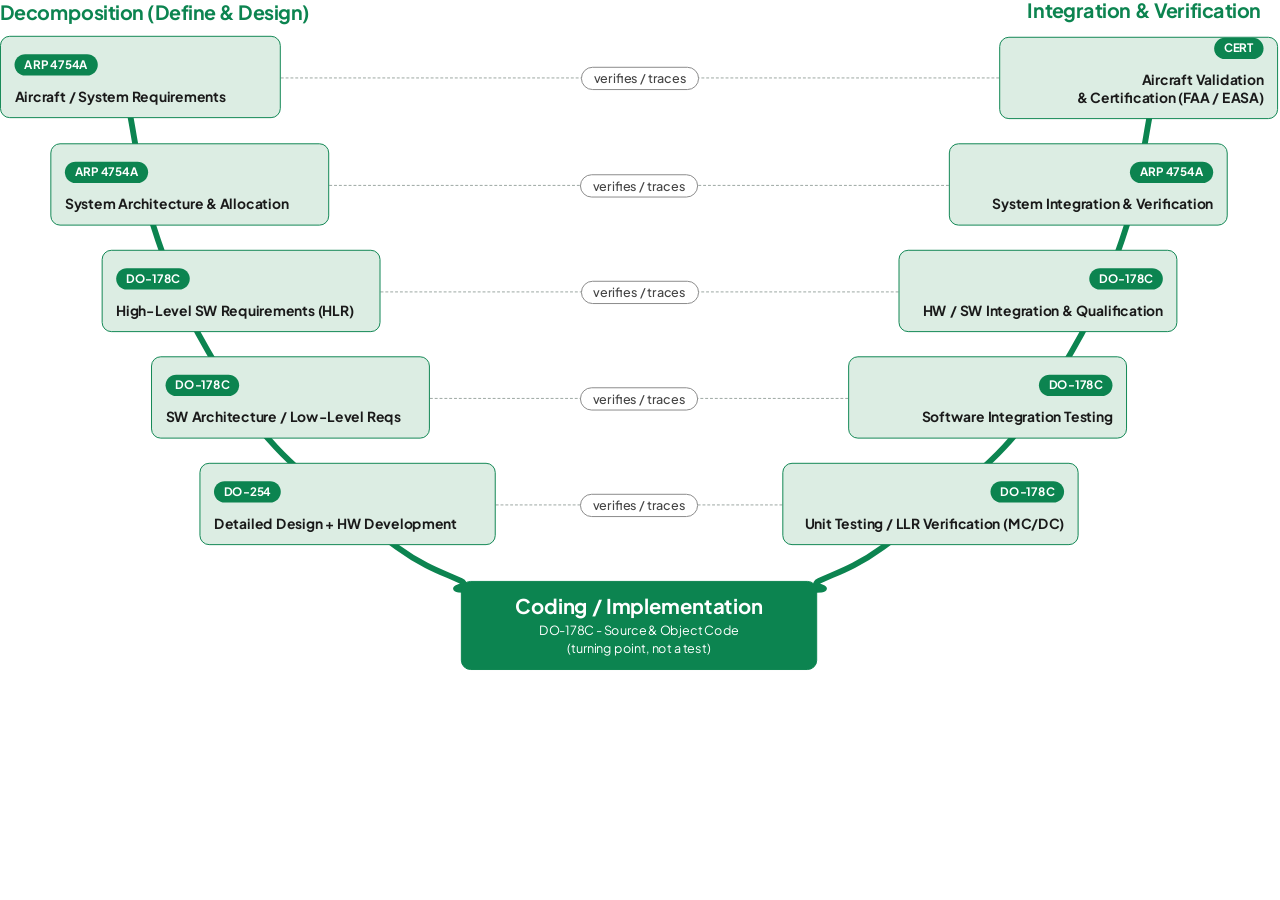
<file: v-model/index.html>
<!DOCTYPE html>
<html lang="en">
<head>
  <meta charset="utf-8">
  <meta name="viewport" content="width=device-width, initial-scale=1">
  <title>V-Model Diagram</title>
  <link rel="preconnect" href="https://fonts.googleapis.com">
  <link href="https://fonts.googleapis.com/css2?family=Plus+Jakarta+Sans:wght@400;500;600;700;800&display=swap" rel="stylesheet">
  <link rel="stylesheet" href="style.css">
</head>
<body>
  <div class="wrap" id="wrap">
    <div class="stage" id="stage">
      <h2 class="title left">Decomposition (Define &amp; Design)</h2>
      <h2 class="title right">Integration &amp; Verification</h2>
      <svg class="curve" viewBox="0 0 1322 693" aria-hidden="true">
        <path id="vpath" d=""/>
      </svg>
      <div id="links"></div>
      <div id="boxes"></div>
      <div class="box core">
        <strong>Coding / Implementation</strong>
        <span>DO-178C - Source &amp; Object Code<br>(turning point, not a test)</span>
      </div>
    </div>
  </div>
  <script src="script.js"></script>
</body>
</html>
</file>
<file: v-model/style.css>
:root{--g:#0c8450;--gd:#0a7345;--bg:#dcede3;--ink:#1a1a1a}
*{box-sizing:border-box;margin:0}
body{background:#fff;font-family:"Plus Jakarta Sans","Segoe UI",Arial,sans-serif;color:var(--ink)}
.wrap{width:100%;overflow:hidden}
.stage{position:relative;width:1322px;height:693px;transform-origin:0 0}
.title{position:absolute;top:0;font-size:20.3px;font-weight:700;letter-spacing:-.2px;color:var(--g);white-space:nowrap}
.title.left{left:0}.title.right{right:20px;top:-2px}
.curve{position:absolute;inset:0;width:100%;height:100%}
.curve path{fill:none;stroke:var(--g);stroke-width:6;stroke-linecap:round}
.box{position:absolute;background:var(--bg);border:1px solid var(--g);border-radius:10px;
  padding:12px 14px 13px;display:flex;flex-direction:column;justify-content:flex-end;gap:12px;
  font-size:14.3px;font-weight:700;white-space:nowrap;transition:transform .2s,box-shadow .2s}
.box:hover{transform:translateY(-3px);box-shadow:0 6px 16px rgba(12,132,80,.25)}
.box.r{align-items:flex-end;text-align:right}
.pill{align-self:flex-start;background:var(--g);color:#fff;font-size:12px;font-weight:700;
  padding:0 10px;border-radius:12px;line-height:22px;height:22px}
.box.r .pill{align-self:flex-end}
.box.core{left:476px;top:600px;width:368px;height:92px;background:var(--g);color:#fff;
  align-items:center;text-align:center;justify-content:center;gap:4px}
.box.core strong{font-size:21px;font-weight:700}.box.core span{font-size:13px;font-weight:400;line-height:1.35}
.link{position:absolute;height:0;border-top:1.5px dashed #9aa5a0}
.link span{position:absolute;left:50%;top:0;transform:translate(-50%,-50%);background:#fff;
  border:1px solid #888;border-radius:14px;padding:3px 12px;font-size:13px;font-weight:500;
  color:#444;white-space:nowrap;cursor:default}
.link:hover{border-color:var(--g)}.link:hover span{border-color:var(--g);color:var(--g)}
</file>
